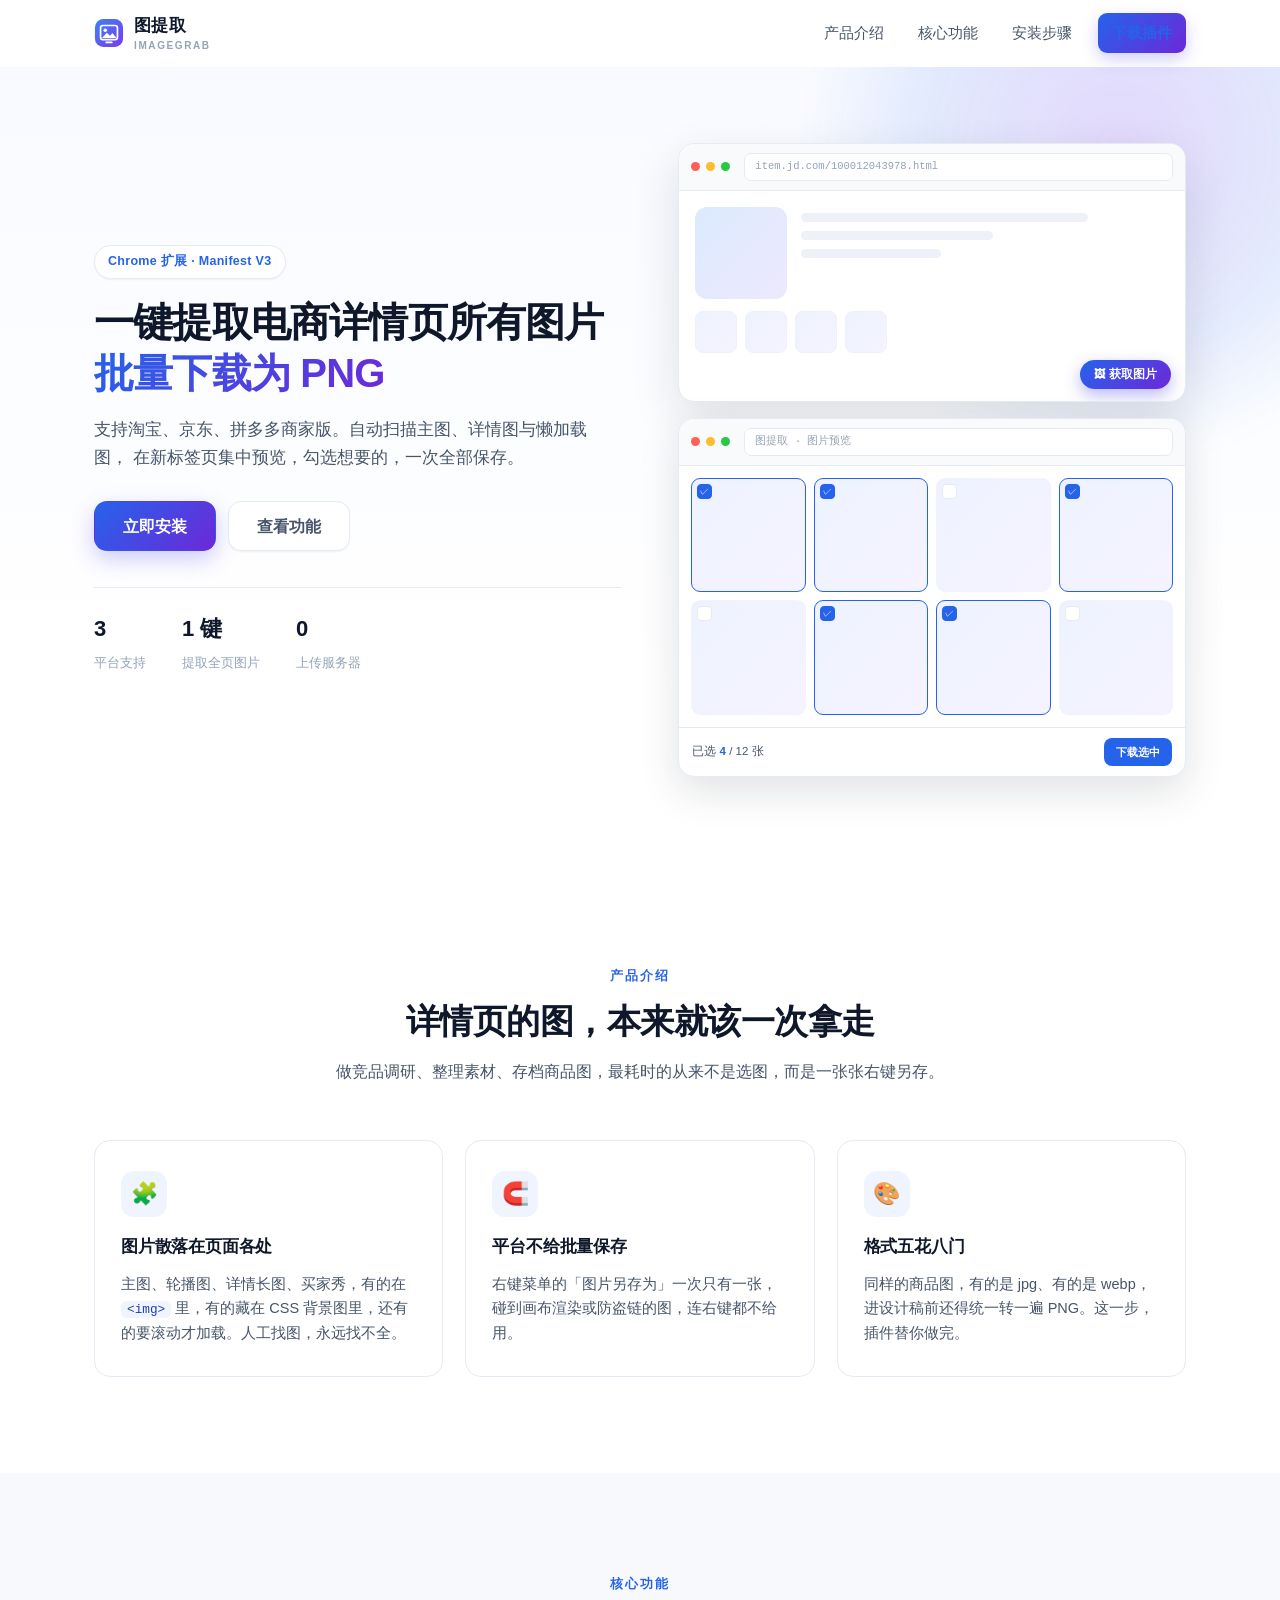
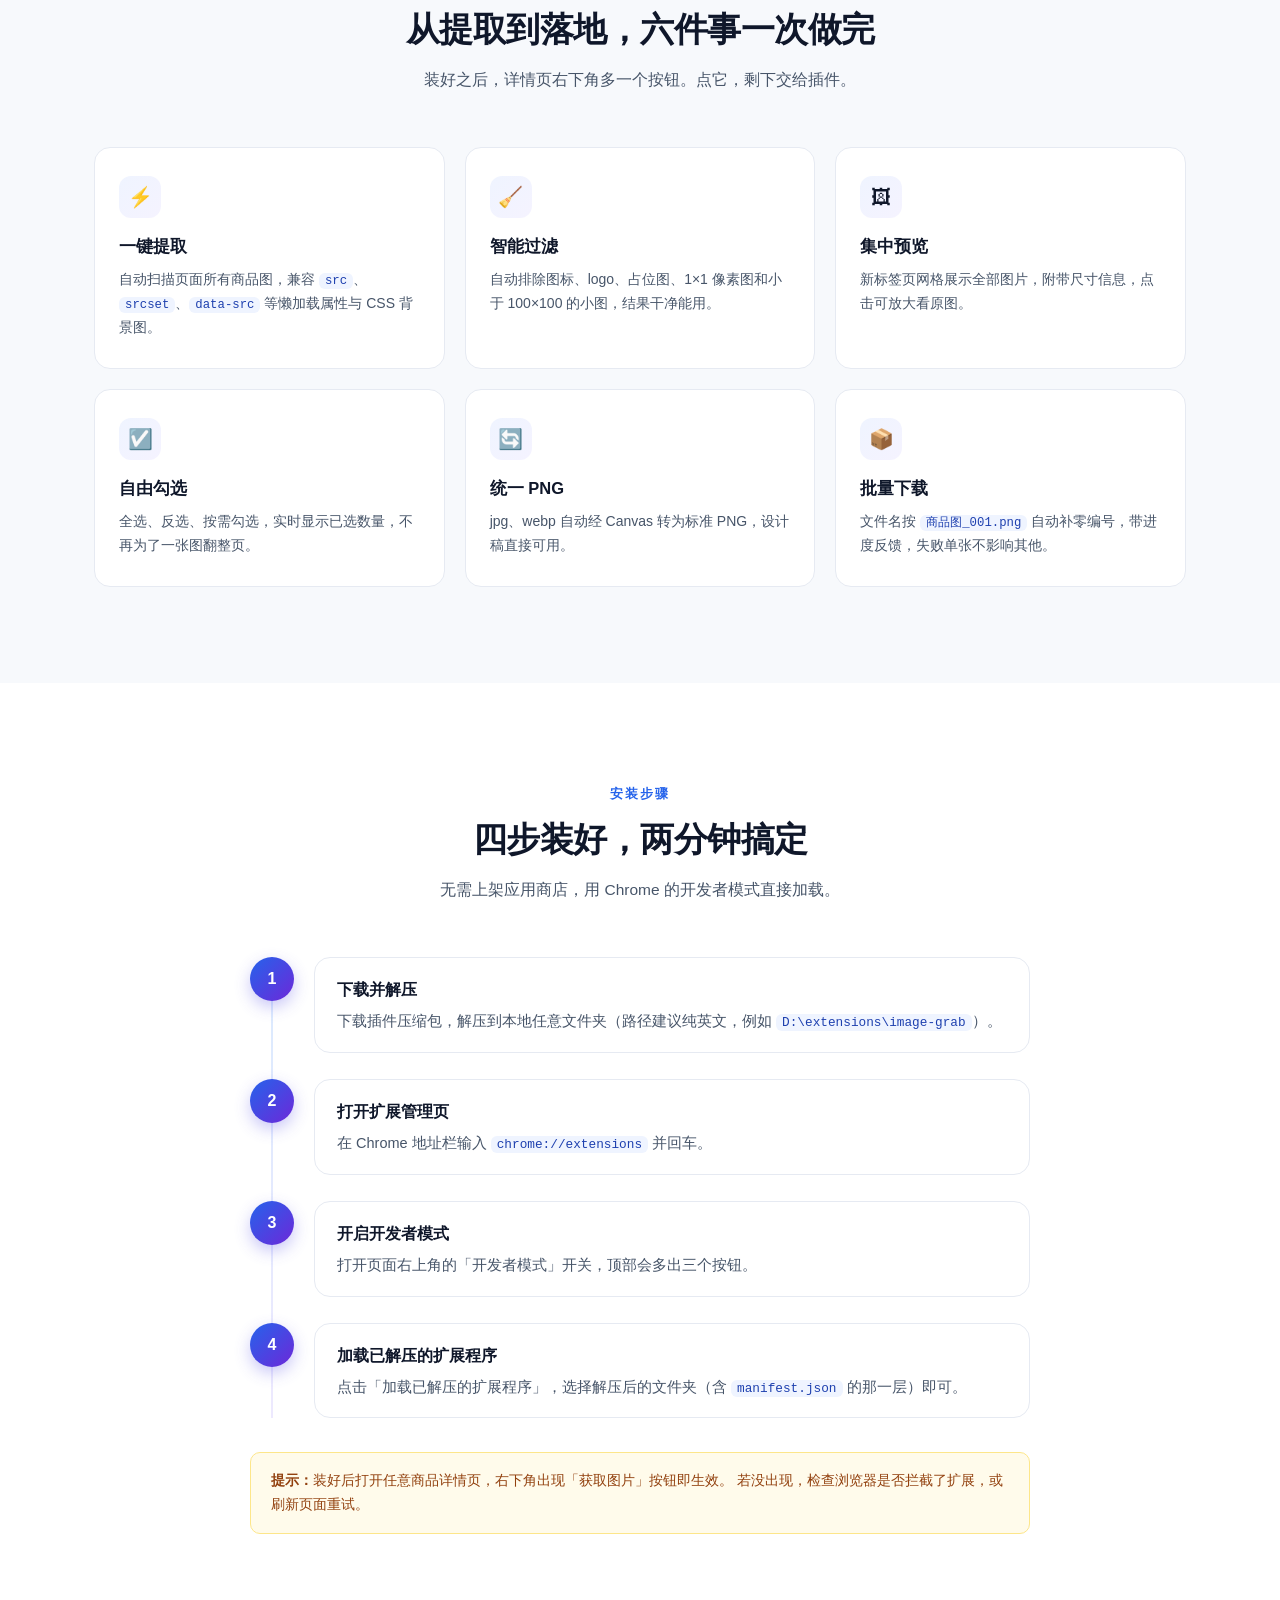
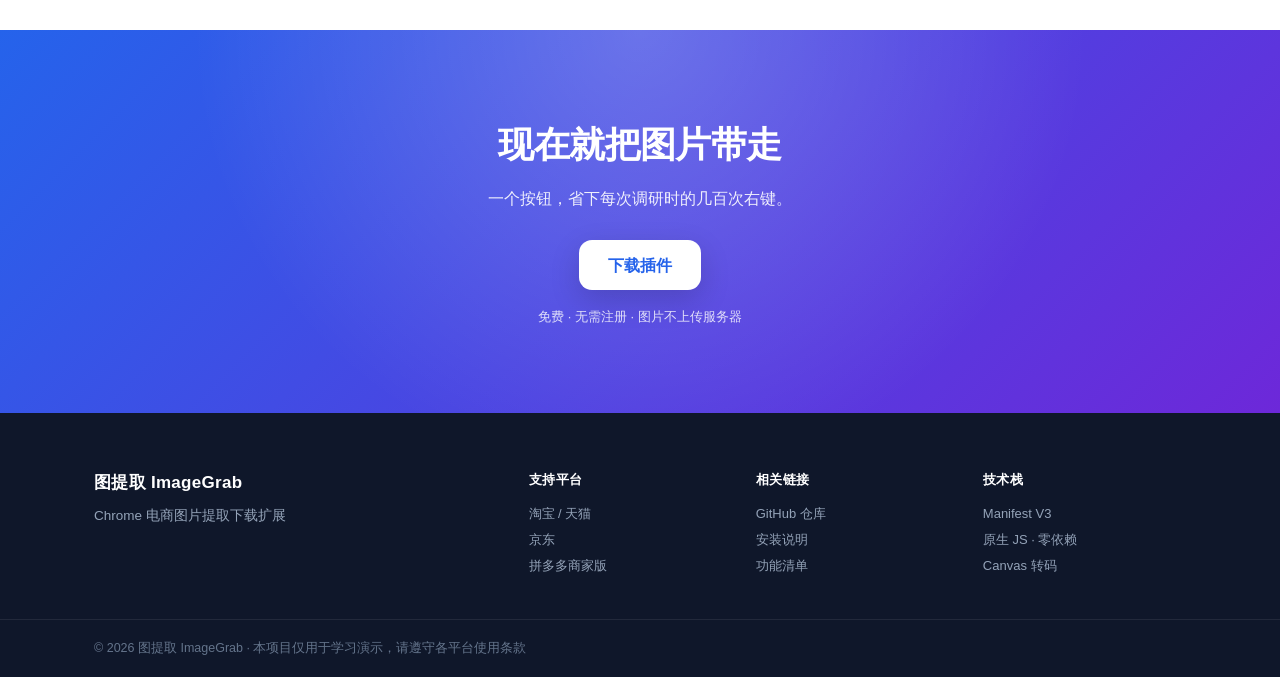
<file: docs/index.html>
<!DOCTYPE html>
<html lang="zh-CN">
<head>
<meta charset="UTF-8">
<meta name="viewport" content="width=device-width, initial-scale=1.0">
<title>图提取 ImageGrab · 一键提取电商详情页图片</title>
<meta name="description" content="Chrome 扩展「图提取」：在淘宝、京东、拼多多商家版的商品详情页一键提取所有图片，集中预览、自由勾选、批量下载为 PNG。">
<link rel="stylesheet" href="css/style.css">
</head>
<body>

<!-- ================= 顶部导航 ================= -->
<header class="navbar" id="navbar">
  <div class="container navbar__inner">
    <a class="logo" href="#top" aria-label="图提取首页">
      <svg class="logo__icon" viewBox="0 0 32 32" width="30" height="30" aria-hidden="true">
        <defs>
          <linearGradient id="lg" x1="0" y1="0" x2="1" y2="1">
            <stop offset="0" stop-color="#3b82f6"/>
            <stop offset="1" stop-color="#7c3aed"/>
          </linearGradient>
        </defs>
        <rect x="1" y="1" width="30" height="30" rx="9" fill="url(#lg)"/>
        <rect x="7" y="8" width="18" height="15" rx="2.5" fill="none" stroke="#fff" stroke-width="1.8"/>
        <circle cx="12" cy="13" r="1.9" fill="#fff"/>
        <path d="M8.5 21.2 13.6 15.6 17 19l2.6-3 4.4 5.2Z" fill="#fff"/>
        <path d="M13 26h6" stroke="#fff" stroke-width="1.8" stroke-linecap="round"/>
      </svg>
      <span class="logo__text">图提取<em>ImageGrab</em></span>
    </a>

    <nav class="nav" id="nav">
      <a href="#intro" class="nav__link">产品介绍</a>
      <a href="#features" class="nav__link">核心功能</a>
      <a href="#install" class="nav__link">安装步骤</a>
      <a href="#download" class="nav__link nav__link--cta">下载插件</a>
    </nav>

    <button class="hamburger" id="hamburger" aria-label="展开菜单" aria-expanded="false">
      <span></span><span></span><span></span>
    </button>
  </div>
</header>

<main id="top">

  <!-- ================= Hero ================= -->
  <section class="hero">
    <div class="hero__glow" aria-hidden="true"></div>
    <div class="container hero__inner">
      <div class="hero__copy">
        <span class="pill">Chrome 扩展 · Manifest V3</span>
        <h1>一键提取电商详情页所有图片<br><span class="gradient-text">批量下载为 PNG</span></h1>
        <p class="hero__sub">
          支持淘宝、京东、拼多多商家版。自动扫描主图、详情图与懒加载图，
          在新标签页集中预览，勾选想要的，一次全部保存。
        </p>
        <div class="hero__actions">
          <a href="#install" class="btn btn--primary btn--lg">立即安装</a>
          <a href="#features" class="btn btn--ghost btn--lg">查看功能</a>
        </div>
        <ul class="hero__stats">
          <li><b>3</b><span>平台支持</span></li>
          <li><b>1 键</b><span>提取全页图片</span></li>
          <li><b>0</b><span>上传服务器</span></li>
        </ul>
      </div>

      <!-- 纯 CSS / SVG 绘制的插件界面示意 -->
      <div class="hero__visual">
        <div class="mock">
          <div class="mock__bar">
            <span class="dot dot--r"></span><span class="dot dot--y"></span><span class="dot dot--g"></span>
            <div class="mock__url">item.jd.com/100012043978.html</div>
          </div>
          <div class="mock__body">
            <div class="mock__product">
              <div class="mock__thumb"></div>
              <div class="mock__lines">
                <i style="width:78%"></i><i style="width:52%"></i><i style="width:38%"></i>
              </div>
            </div>
            <div class="mock__strip">
              <span></span><span></span><span></span><span></span>
            </div>
            <button class="mock__fab" type="button" tabindex="-1">🖼 获取图片</button>
          </div>
        </div>

        <div class="mock mock--gallery">
          <div class="mock__bar">
            <span class="dot dot--r"></span><span class="dot dot--y"></span><span class="dot dot--g"></span>
            <div class="mock__url">图提取 · 图片预览</div>
          </div>
          <div class="mock__gallery">
            <div class="g-item g-item--on"><span>✓</span></div>
            <div class="g-item g-item--on"><span>✓</span></div>
            <div class="g-item"><span></span></div>
            <div class="g-item g-item--on"><span>✓</span></div>
            <div class="g-item"><span></span></div>
            <div class="g-item g-item--on"><span>✓</span></div>
            <div class="g-item g-item--on"><span>✓</span></div>
            <div class="g-item"><span></span></div>
          </div>
          <div class="mock__foot">
            <span>已选 <b>4</b> / 12 张</span>
            <span class="mock__btn">下载选中</span>
          </div>
        </div>
      </div>
    </div>
  </section>

  <!-- ================= 产品介绍 ================= -->
  <section class="section" id="intro">
    <div class="container">
      <div class="section__head reveal">
        <span class="eyebrow">产品介绍</span>
        <h2>详情页的图，本来就该一次拿走</h2>
        <p>做竞品调研、整理素材、存档商品图，最耗时的从来不是选图，而是一张张右键另存。</p>
      </div>

      <div class="intro__grid">
        <article class="intro__card reveal">
          <div class="icon-badge">🧩</div>
          <h3>图片散落在页面各处</h3>
          <p>主图、轮播图、详情长图、买家秀，有的在 <code>&lt;img&gt;</code> 里，有的藏在 CSS 背景图里，还有的要滚动才加载。人工找图，永远找不全。</p>
        </article>
        <article class="intro__card reveal">
          <div class="icon-badge">🧲</div>
          <h3>平台不给批量保存</h3>
          <p>右键菜单的「图片另存为」一次只有一张，碰到画布渲染或防盗链的图，连右键都不给用。</p>
        </article>
        <article class="intro__card reveal">
          <div class="icon-badge">🎨</div>
          <h3>格式五花八门</h3>
          <p>同样的商品图，有的是 jpg、有的是 webp，进设计稿前还得统一转一遍 PNG。这一步，插件替你做完。</p>
        </article>
      </div>
    </div>
  </section>

  <!-- ================= 核心功能 ================= -->
  <section class="section section--alt" id="features">
    <div class="container">
      <div class="section__head reveal">
        <span class="eyebrow">核心功能</span>
        <h2>从提取到落地，六件事一次做完</h2>
        <p>装好之后，详情页右下角多一个按钮。点它，剩下交给插件。</p>
      </div>

      <div class="features">
        <article class="feature reveal">
          <div class="feature__icon">⚡</div>
          <h3>一键提取</h3>
          <p>自动扫描页面所有商品图，兼容 <code>src</code>、<code>srcset</code>、<code>data-src</code> 等懒加载属性与 CSS 背景图。</p>
        </article>
        <article class="feature reveal">
          <div class="feature__icon">🧹</div>
          <h3>智能过滤</h3>
          <p>自动排除图标、logo、占位图、1×1 像素图和小于 100×100 的小图，结果干净能用。</p>
        </article>
        <article class="feature reveal">
          <div class="feature__icon">🖼</div>
          <h3>集中预览</h3>
          <p>新标签页网格展示全部图片，附带尺寸信息，点击可放大看原图。</p>
        </article>
        <article class="feature reveal">
          <div class="feature__icon">☑️</div>
          <h3>自由勾选</h3>
          <p>全选、反选、按需勾选，实时显示已选数量，不再为了一张图翻整页。</p>
        </article>
        <article class="feature reveal">
          <div class="feature__icon">🔄</div>
          <h3>统一 PNG</h3>
          <p>jpg、webp 自动经 Canvas 转为标准 PNG，设计稿直接可用。</p>
        </article>
        <article class="feature reveal">
          <div class="feature__icon">📦</div>
          <h3>批量下载</h3>
          <p>文件名按 <code>商品图_001.png</code> 自动补零编号，带进度反馈，失败单张不影响其他。</p>
        </article>
      </div>
    </div>
  </section>

  <!-- ================= 安装步骤 ================= -->
  <section class="section" id="install">
    <div class="container">
      <div class="section__head reveal">
        <span class="eyebrow">安装步骤</span>
        <h2>四步装好，两分钟搞定</h2>
        <p>无需上架应用商店，用 Chrome 的开发者模式直接加载。</p>
      </div>

      <ol class="steps">
        <li class="step reveal">
          <span class="step__num">1</span>
          <div class="step__body">
            <h3>下载并解压</h3>
            <p>下载插件压缩包，解压到本地任意文件夹（路径建议纯英文，例如 <code>D:\extensions\image-grab</code>）。</p>
          </div>
        </li>
        <li class="step reveal">
          <span class="step__num">2</span>
          <div class="step__body">
            <h3>打开扩展管理页</h3>
            <p>在 Chrome 地址栏输入 <code>chrome://extensions</code> 并回车。</p>
          </div>
        </li>
        <li class="step reveal">
          <span class="step__num">3</span>
          <div class="step__body">
            <h3>开启开发者模式</h3>
            <p>打开页面右上角的「开发者模式」开关，顶部会多出三个按钮。</p>
          </div>
        </li>
        <li class="step reveal">
          <span class="step__num">4</span>
          <div class="step__body">
            <h3>加载已解压的扩展程序</h3>
            <p>点击「加载已解压的扩展程序」，选择解压后的文件夹（含 <code>manifest.json</code> 的那一层）即可。</p>
          </div>
        </li>
      </ol>

      <div class="install__note reveal">
        <b>提示：</b>装好后打开任意商品详情页，右下角出现「获取图片」按钮即生效。
        若没出现，检查浏览器是否拦截了扩展，或刷新页面重试。
      </div>
    </div>
  </section>

  <!-- ================= CTA ================= -->
  <section class="cta" id="download">
    <div class="container cta__inner reveal">
      <h2>现在就把图片带走</h2>
      <p>一个按钮，省下每次调研时的几百次右键。</p>
      <a href="#install" class="btn btn--white btn--lg">下载插件</a>
      <span class="cta__meta">免费 · 无需注册 · 图片不上传服务器</span>
    </div>
  </section>
</main>

<!-- ================= 页脚 ================= -->
<footer class="footer">
  <div class="container footer__inner">
    <div class="footer__brand">
      <strong>图提取 ImageGrab</strong>
      <p>Chrome 电商图片提取下载扩展</p>
    </div>
    <div class="footer__cols">
      <div>
        <h4>支持平台</h4>
        <p>淘宝 / 天猫<br>京东<br>拼多多商家版</p>
      </div>
      <div>
        <h4>相关链接</h4>
        <p><a href="https://github.com/Gilmmerr/image-grab" target="_blank" rel="noopener">GitHub 仓库</a><br>
           <a href="#install">安装说明</a><br>
           <a href="#features">功能清单</a></p>
      </div>
      <div>
        <h4>技术栈</h4>
        <p>Manifest V3<br>原生 JS · 零依赖<br>Canvas 转码</p>
      </div>
    </div>
  </div>
  <div class="footer__bottom">
    <div class="container">© 2026 图提取 ImageGrab · 本项目仅用于学习演示，请遵守各平台使用条款</div>
  </div>
</footer>

<script src="js/main.js"></script>
</body>
</html>
</file>
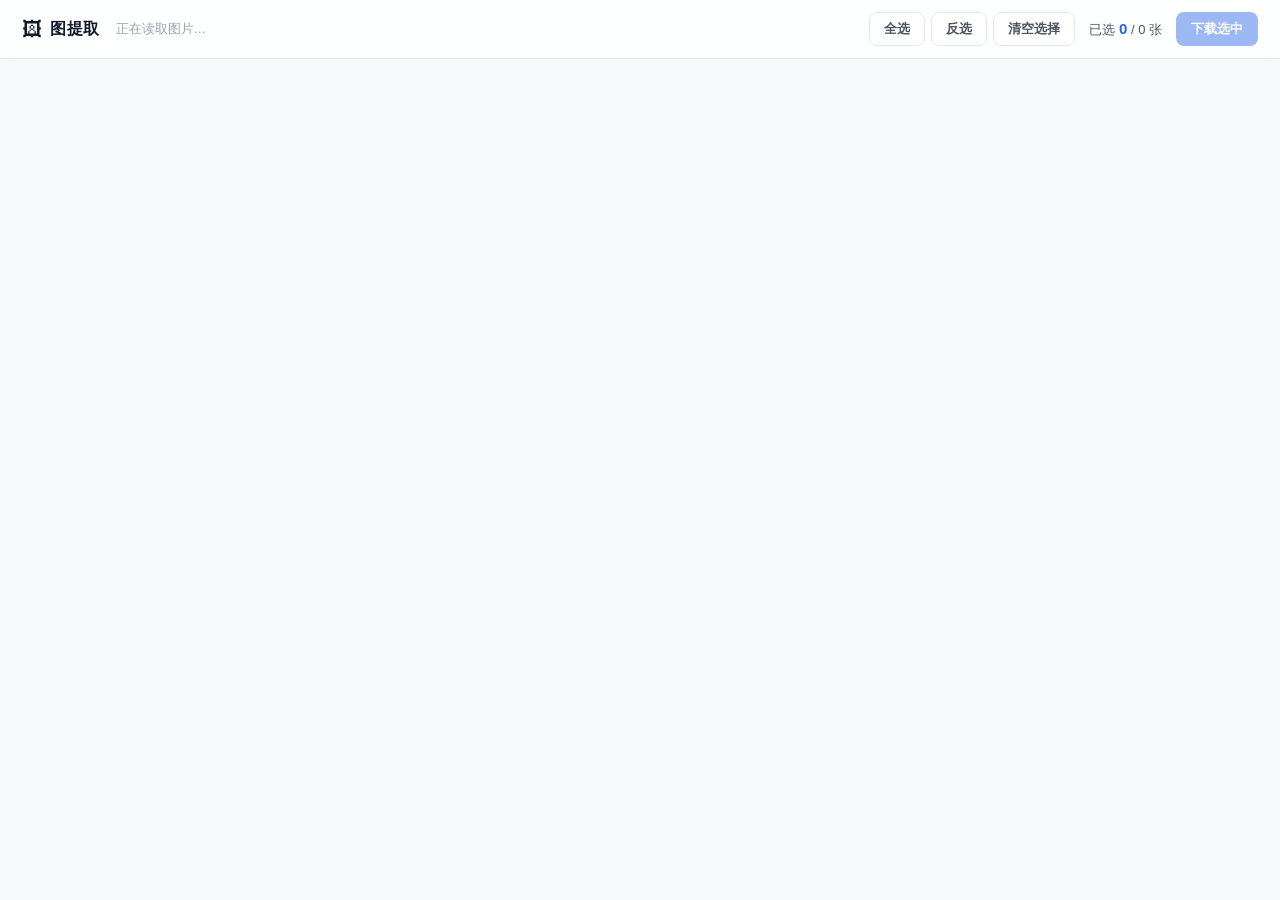
<file: gallery.html>
<!DOCTYPE html>
<html lang="zh-CN">
<head>
<meta charset="UTF-8">
<meta name="viewport" content="width=device-width, initial-scale=1.0">
<title>图片预览 · 图提取</title>
<link rel="stylesheet" href="gallery.css">
</head>
<body>

<header class="topbar">
  <div class="topbar__left">
    <div class="brand">
      <span class="brand__logo">🖼</span>
      <span class="brand__name">图提取</span>
    </div>
    <div class="meta" id="meta">正在读取图片…</div>
  </div>

  <div class="topbar__right">
    <div class="seg">
      <button type="button" class="btn btn--ghost" id="btnAll">全选</button>
      <button type="button" class="btn btn--ghost" id="btnInvert">反选</button>
      <button type="button" class="btn btn--ghost" id="btnClear">清空选择</button>
    </div>
    <div class="counter">已选 <b id="selCount">0</b> / <span id="totalCount">0</span> 张</div>
    <button type="button" class="btn btn--primary" id="btnDownload" disabled>下载选中</button>
  </div>
</header>

<div class="progressbar" id="progressWrap" hidden>
  <div class="progressbar__fill" id="progressFill"></div>
  <span class="progressbar__text" id="progressText">准备中…</span>
</div>

<main class="grid" id="grid"></main>

<div class="empty" id="empty" hidden>
  <div class="empty__icon">🗂</div>
  <h2>还没有提取到图片</h2>
  <p>回到商品详情页，点击右下角的「获取图片」按钮即可。</p>
</div>

<div class="toast" id="toast"></div>

<script src="gallery.js"></script>
</body>
</html>
</file>
<file: docs/css/style.css>
/* ==========================================================
   图提取 ImageGrab · 官网样式
   纯静态，无框架、无 CDN、无外部图片
   ========================================================== */

:root {
  /* 主色：改这里就能换全站配色 */
  --primary: #2563eb;
  --primary-2: #7c3aed;
  --primary-light: #eff4ff;
  --gradient: linear-gradient(135deg, #2563eb 0%, #6d28d9 100%);

  --ink: #0f172a;
  --ink-2: #475569;
  --ink-3: #94a3b8;
  --line: #e6eaf2;
  --bg: #ffffff;
  --bg-alt: #f7f9fc;

  --radius-sm: 10px;
  --radius: 16px;
  --radius-lg: 22px;

  --shadow-sm: 0 1px 2px rgba(15, 23, 42, .05);
  --shadow: 0 4px 12px rgba(15, 23, 42, .06), 0 12px 32px rgba(15, 23, 42, .06);
  --shadow-lg: 0 18px 48px rgba(15, 23, 42, .12);

  --max: 1140px;
  --ease: .25s cubic-bezier(.22, .61, .36, 1);

  --font: -apple-system, BlinkMacSystemFont, "PingFang SC", "Microsoft YaHei", "Segoe UI", Roboto, sans-serif;
  --mono: "Cascadia Code", Consolas, "Courier New", monospace;
}

* { box-sizing: border-box; }

html { scroll-behavior: smooth; -webkit-text-size-adjust: 100%; }

body {
  margin: 0;
  font-family: var(--font);
  color: var(--ink);
  background: var(--bg);
  line-height: 1.7;
  font-size: 16px;
  -webkit-font-smoothing: antialiased;
}

img, svg { max-width: 100%; display: block; }
a { color: inherit; text-decoration: none; }

code {
  font-family: var(--mono);
  font-size: .88em;
  background: var(--primary-light);
  color: #1e40af;
  padding: 1px 6px;
  border-radius: 6px;
  word-break: break-word;
}

.container {
  width: 100%;
  max-width: var(--max);
  margin: 0 auto;
  padding: 0 24px;
}

.gradient-text {
  background: var(--gradient);
  -webkit-background-clip: text;
  background-clip: text;
  color: transparent;
}

/* ---------------- 按钮 ---------------- */
.btn {
  display: inline-flex;
  align-items: center;
  justify-content: center;
  gap: 8px;
  height: 44px;
  padding: 0 22px;
  border-radius: 11px;
  border: 1px solid transparent;
  font-size: 15px;
  font-weight: 600;
  cursor: pointer;
  transition: transform var(--ease), box-shadow var(--ease), background var(--ease), border-color var(--ease);
  white-space: nowrap;
}
.btn--lg { height: 50px; padding: 0 28px; font-size: 16px; border-radius: 13px; }

.btn--primary {
  background: var(--gradient);
  color: #fff;
  box-shadow: 0 8px 22px rgba(76, 70, 229, .28);
}
.btn--primary:hover { transform: translateY(-2px); box-shadow: 0 12px 28px rgba(76, 70, 229, .36); }

.btn--ghost {
  background: #fff;
  color: var(--ink-2);
  border-color: var(--line);
  box-shadow: var(--shadow-sm);
}
.btn--ghost:hover { border-color: #c7d2fe; color: var(--primary); transform: translateY(-2px); }

.btn--white { background: #fff; color: var(--primary); box-shadow: 0 10px 30px rgba(0, 0, 0, .16); }
.btn--white:hover { transform: translateY(-2px); }

/* ---------------- 导航 ---------------- */
.navbar {
  position: sticky;
  top: 0;
  z-index: 100;
  background: rgba(255, 255, 255, .72);
  backdrop-filter: saturate(180%) blur(14px);
  -webkit-backdrop-filter: saturate(180%) blur(14px);
  border-bottom: 1px solid transparent;
  transition: border-color var(--ease), box-shadow var(--ease), background var(--ease);
}
.navbar.is-scrolled {
  background: rgba(255, 255, 255, .9);
  border-bottom-color: var(--line);
  box-shadow: 0 6px 24px rgba(15, 23, 42, .06);
}

.navbar__inner {
  display: flex;
  align-items: center;
  justify-content: space-between;
  height: 66px;
  gap: 20px;
}

.logo { display: flex; align-items: center; gap: 10px; }
.logo__icon { flex: 0 0 auto; border-radius: 9px; }
.logo__text { font-weight: 700; font-size: 17px; letter-spacing: .4px; }
.logo__text em {
  display: block;
  font-style: normal;
  font-size: 10px;
  letter-spacing: 1.6px;
  color: var(--ink-3);
  font-weight: 600;
  text-transform: uppercase;
  margin-top: -4px;
}

.nav { display: flex; align-items: center; gap: 6px; }
.nav__link {
  position: relative;
  padding: 8px 14px;
  border-radius: 9px;
  font-size: 14.5px;
  font-weight: 500;
  color: var(--ink-2);
  transition: color var(--ease), background var(--ease);
}
.nav__link:hover { color: var(--primary); background: var(--primary-light); }
.nav__link.is-active { color: var(--primary); font-weight: 600; }
.nav__link.is-active::after {
  content: "";
  position: absolute;
  left: 14px;
  right: 14px;
  bottom: 3px;
  height: 2px;
  border-radius: 2px;
  background: var(--gradient);
}
.nav__link--cta {
  margin-left: 6px;
  background: var(--gradient);
  color: #fff;
  box-shadow: 0 6px 16px rgba(76, 70, 229, .26);
}
.nav__link--cta:hover { color: #fff; background: var(--gradient); transform: translateY(-1px); }
.nav__link--cta::after { display: none; }

.hamburger {
  display: none;
  width: 42px;
  height: 42px;
  border: 1px solid var(--line);
  border-radius: 10px;
  background: #fff;
  cursor: pointer;
  padding: 11px 10px;
  flex-direction: column;
  justify-content: space-between;
}
.hamburger span {
  display: block;
  height: 2px;
  width: 100%;
  background: var(--ink);
  border-radius: 2px;
  transition: transform var(--ease), opacity var(--ease);
}
.hamburger.is-open span:nth-child(1) { transform: translateY(8px) rotate(45deg); }
.hamburger.is-open span:nth-child(2) { opacity: 0; }
.hamburger.is-open span:nth-child(3) { transform: translateY(-8px) rotate(-45deg); }

/* ---------------- Hero ---------------- */
.hero {
  position: relative;
  overflow: hidden;
  padding: 76px 0 88px;
  background: linear-gradient(180deg, #f8faff 0%, #ffffff 78%);
}
.hero__glow {
  position: absolute;
  top: -240px;
  right: -160px;
  width: 640px;
  height: 640px;
  border-radius: 50%;
  background: radial-gradient(circle, rgba(124, 58, 237, .18), rgba(37, 99, 235, .10) 45%, transparent 70%);
  filter: blur(8px);
  pointer-events: none;
}
.hero__inner {
  position: relative;
  display: grid;
  grid-template-columns: 1.02fr .98fr;
  gap: 56px;
  align-items: center;
}

.pill {
  display: inline-block;
  padding: 5px 13px;
  border-radius: 999px;
  background: #fff;
  border: 1px solid var(--line);
  font-size: 12.5px;
  font-weight: 600;
  color: var(--primary);
  box-shadow: var(--shadow-sm);
  letter-spacing: .3px;
}

.hero h1 {
  margin: 18px 0 16px;
  font-size: clamp(26px, 3.4vw, 40px);
  line-height: 1.28;
  letter-spacing: -.8px;
  font-weight: 800;
}

.hero__sub {
  margin: 0 0 30px;
  font-size: clamp(14.5px, 1.4vw, 16.5px);
  color: var(--ink-2);
  max-width: 30em;
}

.hero__actions { display: flex; gap: 12px; flex-wrap: wrap; }

.hero__stats {
  display: flex;
  gap: 36px;
  list-style: none;
  margin: 36px 0 0;
  padding: 22px 0 0;
  border-top: 1px solid var(--line);
}
.hero__stats b { display: block; font-size: 22px; letter-spacing: -.4px; }
.hero__stats span { font-size: 12.5px; color: var(--ink-3); }

/* Hero 右侧示意图 */
.hero__visual {
  position: relative;
  display: flex;
  flex-direction: column;
  gap: 16px;
}
.mock {
  background: #fff;
  border: 1px solid var(--line);
  border-radius: var(--radius);
  box-shadow: var(--shadow-lg);
  overflow: hidden;
}
.mock--gallery {
  width: 100%;
  box-shadow: 0 14px 40px rgba(15, 23, 42, .13);
  animation: float 6s ease-in-out infinite;
}
.mock__bar {
  display: flex;
  align-items: center;
  gap: 6px;
  padding: 9px 12px;
  background: #f8fafc;
  border-bottom: 1px solid var(--line);
}
.dot { width: 9px; height: 9px; border-radius: 50%; }
.dot--r { background: #ff5f57; }
.dot--y { background: #febc2e; }
.dot--g { background: #28c840; }
.mock__url {
  flex: 1;
  margin-left: 8px;
  padding: 4px 10px;
  background: #fff;
  border: 1px solid var(--line);
  border-radius: 7px;
  font-family: var(--mono);
  font-size: 10.5px;
  color: var(--ink-3);
  white-space: nowrap;
  overflow: hidden;
  text-overflow: ellipsis;
}

.mock__body { position: relative; padding: 16px 16px 48px; }
.mock__product { display: flex; gap: 14px; }
.mock__thumb {
  width: 92px;
  height: 92px;
  flex: 0 0 auto;
  border-radius: 12px;
  background: linear-gradient(135deg, #dbeafe, #ede9fe);
}
.mock__lines { flex: 1; padding-top: 6px; }
.mock__lines i {
  display: block;
  height: 9px;
  border-radius: 5px;
  background: #eef2f8;
  margin-bottom: 9px;
}

.mock__strip { display: flex; gap: 8px; margin-top: 12px; }
.mock__strip span {
  width: 42px;
  height: 42px;
  border-radius: 8px;
  background: linear-gradient(135deg, #eef2ff, #f5f3ff);
  border: 1px solid #eef1f7;
}

.mock__fab {
  position: absolute;
  right: 14px;
  bottom: 12px;
  padding: 7px 14px;
  border: 0;
  border-radius: 18px;
  background: var(--gradient);
  color: #fff;
  font-size: 11.5px;
  font-weight: 600;
  box-shadow: 0 6px 16px rgba(76, 70, 229, .38);
  cursor: default;
}

.mock__gallery {
  display: grid;
  grid-template-columns: repeat(4, 1fr);
  gap: 8px;
  padding: 12px;
}
.g-item {
  position: relative;
  aspect-ratio: 1 / 1;
  border-radius: 9px;
  background: linear-gradient(135deg, #eef2ff, #f5f3ff);
  border: 1.5px solid transparent;
}
.g-item--on { border-color: var(--primary); }
.g-item span {
  position: absolute;
  top: 5px;
  left: 5px;
  width: 15px;
  height: 15px;
  border-radius: 4px;
  background: #fff;
  border: 1.5px solid var(--line);
  font-size: 9px;
  line-height: 12px;
  text-align: center;
  color: #fff;
}
.g-item--on span { background: var(--primary); border-color: var(--primary); }

.mock__foot {
  display: flex;
  align-items: center;
  justify-content: space-between;
  padding: 10px 13px;
  border-top: 1px solid var(--line);
  font-size: 11.5px;
  color: var(--ink-2);
}
.mock__foot b { color: var(--primary); }
.mock__btn {
  padding: 5px 12px;
  border-radius: 8px;
  background: var(--primary);
  color: #fff;
  font-size: 11px;
  font-weight: 600;
}

@keyframes float {
  0%, 100% { transform: translateY(0); }
  50% { transform: translateY(-10px); }
}

/* ---------------- 通用区块 ---------------- */
.section { padding: 96px 0; }
.section--alt { background: var(--bg-alt); }

.section__head {
  text-align: center;
  max-width: 640px;
  margin: 0 auto 54px;
}
.eyebrow {
  display: inline-block;
  font-size: 12.5px;
  font-weight: 700;
  letter-spacing: 2px;
  color: var(--primary);
  text-transform: uppercase;
  margin-bottom: 12px;
}
.section__head h2 {
  margin: 0 0 14px;
  font-size: clamp(23px, 3vw, 34px);
  line-height: 1.35;
  letter-spacing: -.5px;
  font-weight: 800;
}
.section__head p { margin: 0; color: var(--ink-2); font-size: 15.5px; }

/* ---------------- 产品介绍 ---------------- */
.intro__grid {
  display: grid;
  grid-template-columns: repeat(3, 1fr);
  gap: 22px;
}
.intro__card {
  padding: 30px 26px;
  background: #fff;
  border: 1px solid var(--line);
  border-radius: var(--radius);
  transition: transform var(--ease), box-shadow var(--ease), border-color var(--ease);
}
.intro__card:hover {
  transform: translateY(-4px);
  box-shadow: var(--shadow);
  border-color: #dbe4f5;
}
.icon-badge {
  width: 46px;
  height: 46px;
  border-radius: 13px;
  background: var(--primary-light);
  display: flex;
  align-items: center;
  justify-content: center;
  font-size: 22px;
  margin-bottom: 16px;
}
.intro__card h3 { margin: 0 0 10px; font-size: 17px; letter-spacing: -.2px; }
.intro__card p { margin: 0; color: var(--ink-2); font-size: 14.5px; }

/* ---------------- 功能网格 ---------------- */
.features {
  display: grid;
  grid-template-columns: repeat(3, 1fr);
  gap: 20px;
}
.feature {
  padding: 28px 24px;
  background: #fff;
  border: 1px solid var(--line);
  border-radius: var(--radius);
  transition: transform var(--ease), box-shadow var(--ease), border-color var(--ease);
}
.feature:hover {
  transform: translateY(-5px);
  box-shadow: var(--shadow);
  border-color: #dbe4f5;
}
.feature__icon {
  width: 42px;
  height: 42px;
  border-radius: 12px;
  display: flex;
  align-items: center;
  justify-content: center;
  font-size: 20px;
  background: linear-gradient(135deg, #eff4ff, #f5f3ff);
  margin-bottom: 14px;
}
.feature h3 { margin: 0 0 8px; font-size: 16.5px; }
.feature p { margin: 0; color: var(--ink-2); font-size: 14px; }

/* ---------------- 安装步骤 ---------------- */
.steps {
  list-style: none;
  margin: 0 auto;
  padding: 0;
  max-width: 780px;
  position: relative;
}
.steps::before {
  content: "";
  position: absolute;
  left: 21px;
  top: 22px;
  bottom: 26px;
  width: 2px;
  background: linear-gradient(180deg, #dbeafe, #ede9fe);
}
.step {
  position: relative;
  display: flex;
  gap: 20px;
  padding: 0 0 26px;
}
.step__num {
  flex: 0 0 auto;
  width: 44px;
  height: 44px;
  border-radius: 50%;
  background: var(--gradient);
  color: #fff;
  font-weight: 700;
  font-size: 16px;
  display: flex;
  align-items: center;
  justify-content: center;
  box-shadow: 0 6px 16px rgba(76, 70, 229, .3);
  z-index: 1;
}
.step__body {
  flex: 1;
  background: #fff;
  border: 1px solid var(--line);
  border-radius: var(--radius);
  padding: 18px 22px;
  transition: box-shadow var(--ease), border-color var(--ease);
}
.step:hover .step__body { box-shadow: var(--shadow); border-color: #dbe4f5; }
.step__body h3 { margin: 0 0 6px; font-size: 16px; }
.step__body p { margin: 0; color: var(--ink-2); font-size: 14.5px; }

.install__note {
  max-width: 780px;
  margin: 8px auto 0;
  padding: 16px 20px;
  border-radius: var(--radius-sm);
  background: #fffbeb;
  border: 1px solid #fde68a;
  font-size: 14px;
  color: #92400e;
}

/* ---------------- CTA ---------------- */
.cta {
  padding: 84px 0;
  background: var(--gradient);
  color: #fff;
  text-align: center;
  position: relative;
  overflow: hidden;
}
.cta::before {
  content: "";
  position: absolute;
  inset: 0;
  background: radial-gradient(circle at 50% 0%, rgba(255, 255, 255, .22), transparent 60%);
  pointer-events: none;
}
.cta__inner { position: relative; }
.cta h2 { margin: 0 0 10px; font-size: clamp(24px, 3.4vw, 36px); letter-spacing: -.6px; font-weight: 800; }
.cta p { margin: 0 0 28px; opacity: .9; font-size: 16px; }
.cta__meta { display: block; margin-top: 16px; font-size: 13px; opacity: .82; }

/* ---------------- 页脚 ---------------- */
.footer { background: #0f172a; color: #cbd5e1; padding: 56px 0 0; }
.footer__inner {
  display: grid;
  grid-template-columns: 1.2fr 2fr;
  gap: 40px;
  padding-bottom: 40px;
}
.footer__brand strong { color: #fff; font-size: 17px; letter-spacing: .3px; }
.footer__brand p { margin: 8px 0 0; font-size: 13.5px; color: #94a3b8; }
.footer__cols { display: grid; grid-template-columns: repeat(3, 1fr); gap: 24px; }
.footer__cols h4 { margin: 0 0 10px; font-size: 13px; color: #fff; letter-spacing: .6px; }
.footer__cols p { margin: 0; font-size: 13px; line-height: 2; color: #94a3b8; }
.footer__cols a { transition: color var(--ease); }
.footer__cols a:hover { color: #fff; }
.footer__bottom {
  border-top: 1px solid rgba(255, 255, 255, .08);
  padding: 18px 0;
  font-size: 12.5px;
  color: #64748b;
}

/* ---------------- 滚动淡入 ---------------- */
.reveal {
  opacity: 0;
  transform: translateY(18px);
  transition: opacity .5s ease, transform .5s cubic-bezier(.22, .61, .36, 1);
}
.reveal.is-visible { opacity: 1; transform: none; }

/* ---------------- 响应式 ---------------- */
@media (max-width: 1023px) {
  .hero { padding: 56px 0 72px; }
  .hero__inner { grid-template-columns: 1fr; gap: 40px; }
  .hero__visual { max-width: 520px; }
  .mock--gallery { animation: none; }
  .intro__grid { grid-template-columns: repeat(2, 1fr); }
  .features { grid-template-columns: repeat(2, 1fr); }
  .section { padding: 76px 0; }
}

@media (max-width: 767px) {
  body { font-size: 15px; }

  .hamburger { display: flex; }
  .nav {
    position: absolute;
    top: 66px;
    left: 0;
    right: 0;
    flex-direction: column;
    align-items: stretch;
    gap: 2px;
    padding: 10px 16px 16px;
    background: #fff;
    border-bottom: 1px solid var(--line);
    box-shadow: 0 14px 30px rgba(15, 23, 42, .1);
    max-height: 0;
    overflow: hidden;
    opacity: 0;
    pointer-events: none;
    transition: max-height var(--ease), opacity var(--ease), padding var(--ease);
  }
  .nav.is-open { max-height: 320px; opacity: 1; pointer-events: auto; }
  .nav__link { padding: 12px 14px; font-size: 15px; }
  .nav__link.is-active::after { display: none; }
  .nav__link--cta { margin: 6px 0 0; text-align: center; }

  .hero__stats { gap: 22px; }
  .hero__stats b { font-size: 19px; }
  .hero__actions .btn { flex: 1; }

  .intro__grid, .features { grid-template-columns: 1fr; gap: 14px; }
  .section { padding: 62px 0; }
  .section__head { margin-bottom: 36px; }

  .steps::before { left: 17px; }
  .step { gap: 14px; }
  .step__num { width: 36px; height: 36px; font-size: 14px; }
  .step__body { padding: 15px 16px; }

  .footer__inner { grid-template-columns: 1fr; gap: 30px; }
  .footer__cols { grid-template-columns: 1fr 1fr; gap: 20px; }
}

@media (max-width: 380px) {
  .container { padding: 0 16px; }
  .hero__stats { flex-wrap: wrap; gap: 16px 26px; }
  .footer__cols { grid-template-columns: 1fr; }
}
</file>
<file: gallery.css>
:root {
  --primary: #2563eb;
  --primary-dark: #1d4ed8;
  --ink: #111827;
  --ink-2: #4b5563;
  --ink-3: #9ca3af;
  --line: #e5e7eb;
  --bg: #f7f8fa;
  --radius: 12px;
}

* { box-sizing: border-box; }

html, body {
  margin: 0;
  padding: 0;
  background: var(--bg);
  color: var(--ink);
  font-family: -apple-system, "PingFang SC", "Microsoft YaHei", "Segoe UI", sans-serif;
  font-size: 14px;
  -webkit-font-smoothing: antialiased;
}

/* ---------------- 顶栏 ---------------- */
.topbar {
  position: sticky;
  top: 0;
  z-index: 20;
  display: flex;
  align-items: center;
  justify-content: space-between;
  gap: 16px;
  flex-wrap: wrap;
  padding: 12px 22px;
  background: rgba(255, 255, 255, .88);
  backdrop-filter: saturate(180%) blur(12px);
  border-bottom: 1px solid var(--line);
}

.topbar__left { display: flex; align-items: center; gap: 16px; min-width: 0; }
.topbar__right { display: flex; align-items: center; gap: 14px; }

.brand { display: flex; align-items: center; gap: 8px; }
.brand__logo { font-size: 20px; }
.brand__name { font-weight: 700; font-size: 16px; letter-spacing: .5px; }

.meta {
  color: var(--ink-3);
  font-size: 12.5px;
  max-width: 460px;
  overflow: hidden;
  text-overflow: ellipsis;
  white-space: nowrap;
}

.seg { display: flex; gap: 6px; }

.btn {
  height: 34px;
  padding: 0 14px;
  border-radius: 8px;
  border: 1px solid transparent;
  font-size: 13px;
  font-weight: 600;
  cursor: pointer;
  transition: all .18s ease;
  font-family: inherit;
}

.btn--ghost {
  background: #fff;
  border-color: var(--line);
  color: var(--ink-2);
}
.btn--ghost:hover { border-color: #c7d2fe; color: var(--primary); background: #f5f8ff; }

.btn--primary {
  background: var(--primary);
  color: #fff;
  box-shadow: 0 4px 12px rgba(37, 99, 235, .28);
}
.btn--primary:hover:not(:disabled) { background: var(--primary-dark); }
.btn--primary:disabled { opacity: .45; cursor: not-allowed; box-shadow: none; }

.counter { font-size: 13px; color: var(--ink-2); }
.counter b { color: var(--primary); font-size: 15px; }

/* ---------------- 进度条 ---------------- */
.progressbar {
  position: sticky;
  top: 59px;
  z-index: 19;
  height: 6px;
  background: #e8ecf5;
  overflow: hidden;
}
.progressbar__fill {
  height: 100%;
  width: 0;
  background: linear-gradient(90deg, #2563eb, #7c3aed);
  transition: width .25s ease;
}
.progressbar__text {
  position: absolute;
  right: 14px;
  top: 10px;
  font-size: 12px;
  color: var(--ink-3);
  background: var(--bg);
  padding: 2px 6px;
  border-radius: 6px;
}

/* ---------------- 图片网格 ---------------- */
.grid {
  display: grid;
  grid-template-columns: repeat(auto-fill, minmax(190px, 1fr));
  gap: 16px;
  padding: 22px;
}

.card {
  position: relative;
  background: #fff;
  border: 1px solid var(--line);
  border-radius: var(--radius);
  overflow: hidden;
  transition: box-shadow .2s ease, transform .2s ease, border-color .2s ease;
}
.card:hover { transform: translateY(-2px); box-shadow: 0 10px 24px rgba(17, 24, 39, .09); }
.card.is-selected { border-color: var(--primary); box-shadow: 0 0 0 2px rgba(37, 99, 235, .22); }

.card__thumb {
  display: block;
  width: 100%;
  aspect-ratio: 1 / 1;
  object-fit: contain;
  background: #f3f4f6;
}

.card__foot {
  display: flex;
  align-items: center;
  justify-content: space-between;
  gap: 8px;
  padding: 8px 10px;
  font-size: 12px;
  color: var(--ink-3);
  border-top: 1px solid #f1f3f7;
}

.card__state { font-weight: 600; }
.card__state.is-ok { color: #059669; }
.card__state.is-fail { color: #dc2626; }

/* 复选框 */
.card__check {
  position: absolute;
  top: 8px;
  left: 8px;
  z-index: 2;
  width: 22px;
  height: 22px;
  accent-color: var(--primary);
  cursor: pointer;
}

/* 大图预览遮罩 */
.card__zoom {
  position: absolute;
  top: 8px;
  right: 8px;
  z-index: 2;
  width: 26px;
  height: 26px;
  border: 0;
  border-radius: 7px;
  background: rgba(17, 24, 39, .55);
  color: #fff;
  font-size: 13px;
  cursor: pointer;
  opacity: 0;
  transition: opacity .18s ease;
}
.card:hover .card__zoom { opacity: 1; }

/* ---------------- 空状态 ---------------- */
.empty { text-align: center; padding: 90px 20px; color: var(--ink-3); }
.empty__icon { font-size: 44px; }
.empty h2 { margin: 12px 0 6px; font-size: 17px; color: var(--ink-2); }
.empty p { margin: 0; font-size: 13.5px; }

/* ---------------- Toast ---------------- */
.toast {
  position: fixed;
  left: 50%;
  bottom: 28px;
  transform: translate(-50%, 12px);
  padding: 11px 20px;
  border-radius: 10px;
  background: rgba(17, 24, 39, .92);
  color: #fff;
  font-size: 13px;
  opacity: 0;
  pointer-events: none;
  transition: all .22s ease;
  z-index: 50;
}
.toast.is-show { opacity: 1; transform: translate(-50%, 0); }

@media (max-width: 680px) {
  .grid { grid-template-columns: repeat(auto-fill, minmax(140px, 1fr)); gap: 12px; padding: 14px; }
  .topbar { padding: 10px 14px; }
  .topbar__right { width: 100%; justify-content: space-between; }
  .meta { display: none; }
}
</file>
